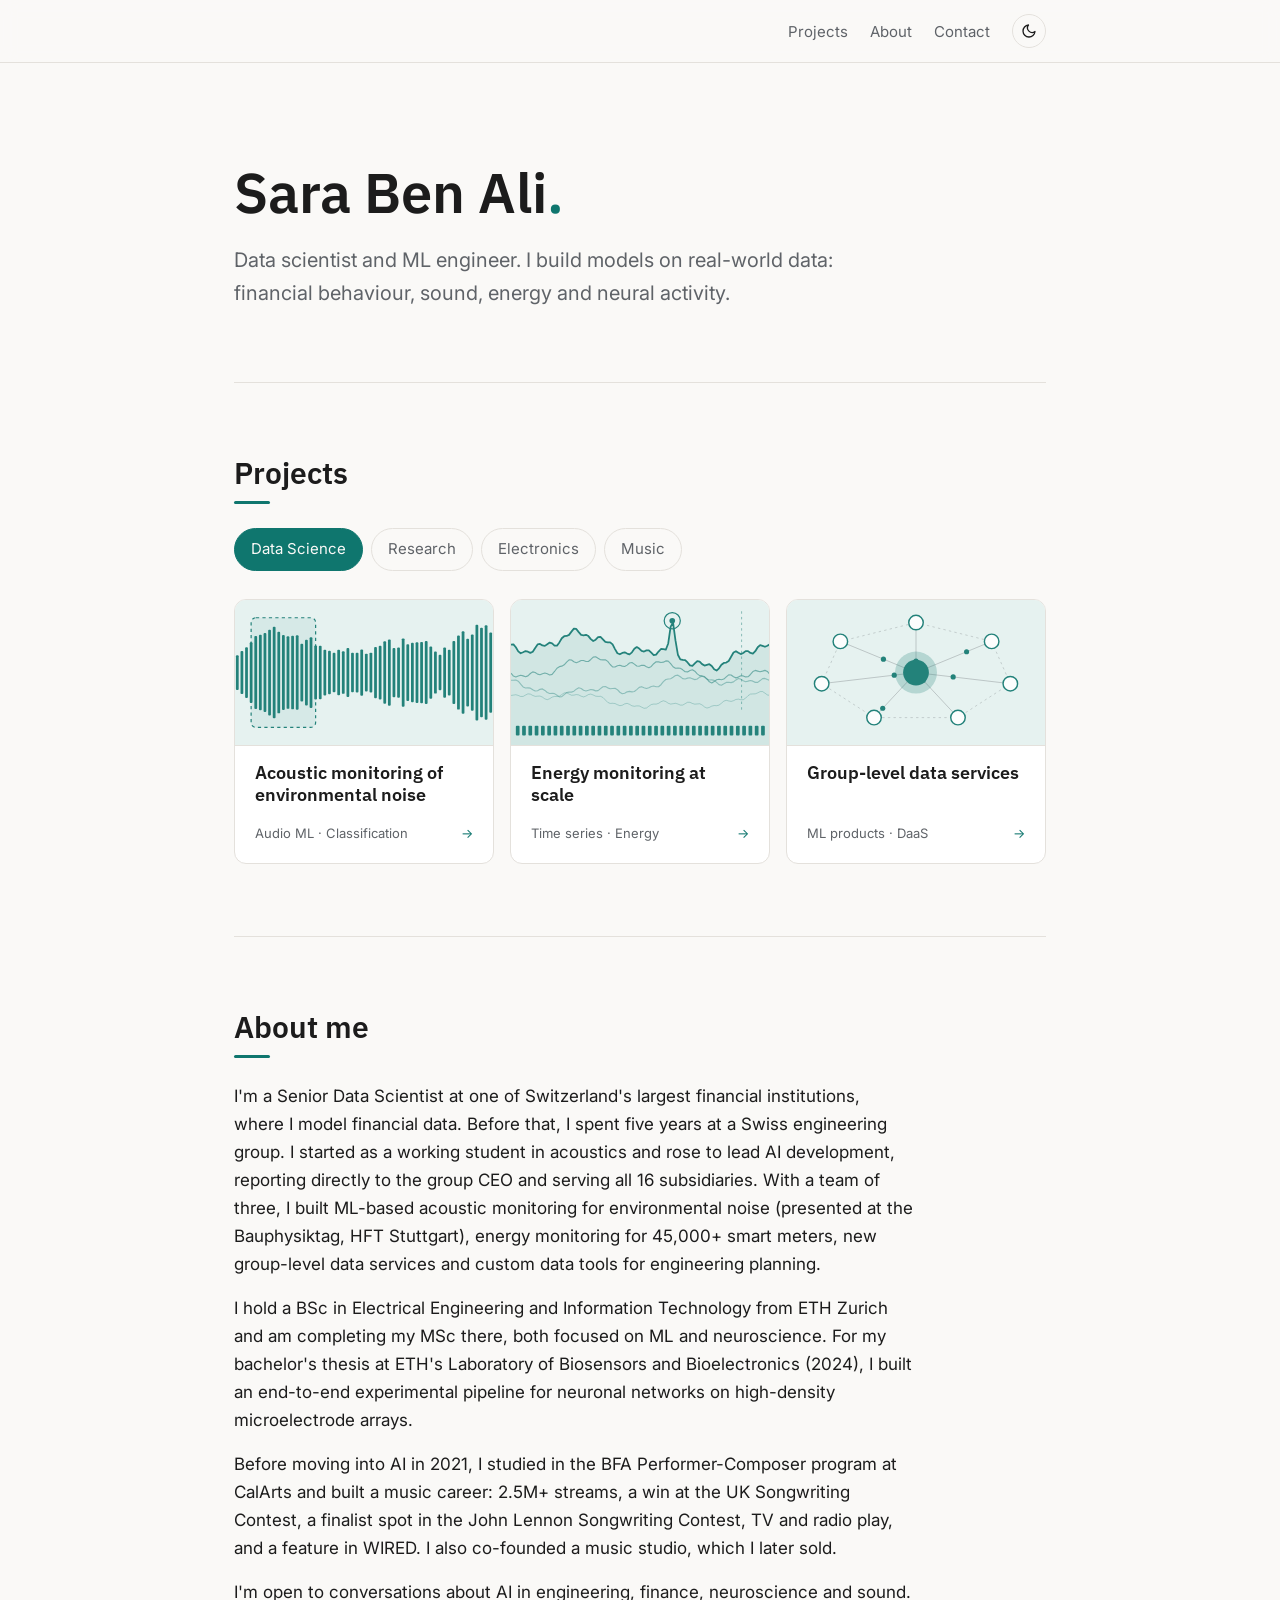
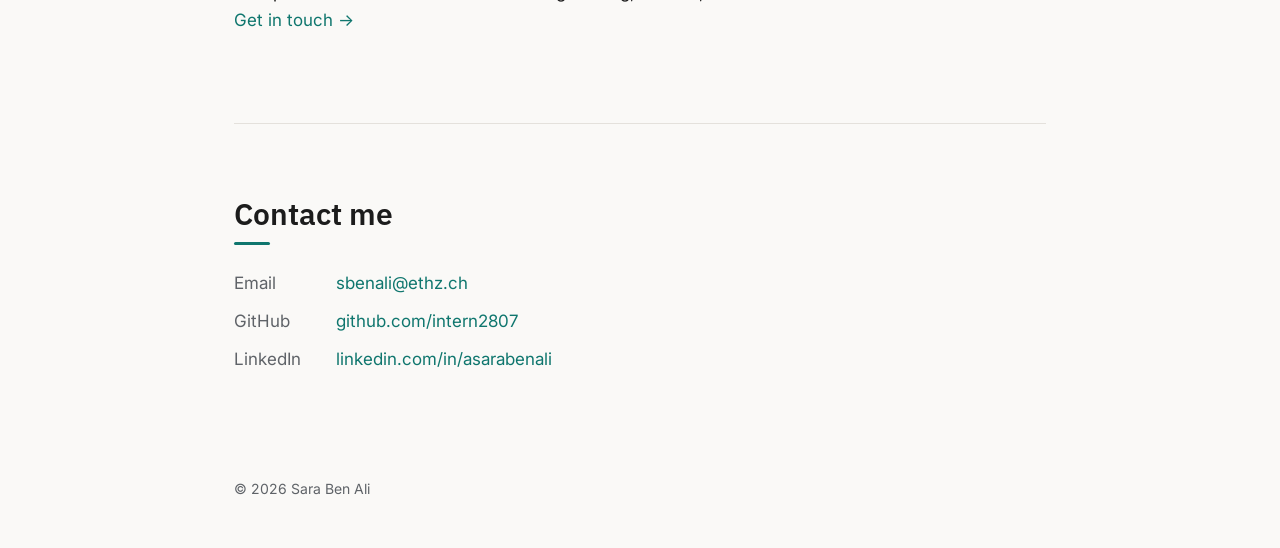
<file: index.html>
<!DOCTYPE html>
<html lang="en">
<head>
  <meta charset="utf-8">
  <meta name="viewport" content="width=device-width, initial-scale=1">
  <title>Sara Ben Ali</title>
  <meta name="description" content="Sara Ben Ali — data science, electronics, music.">
  <link rel="preconnect" href="https://fonts.googleapis.com">
  <link rel="preconnect" href="https://fonts.gstatic.com" crossorigin>
  <link href="https://fonts.googleapis.com/css2?family=IBM+Plex+Sans:wght@400;500;600&family=Inter:wght@400;500;600&display=swap" rel="stylesheet">
  <link rel="stylesheet" href="assets/site.css">
  <script src="assets/site.js"></script>
  <script src="assets/viz.js" defer></script>
</head>
<body>

<header>
  <nav>
    <a class="name" id="navName" href="#">Sara Ben Ali</a>
    <div class="right">
      <ul>
        <li><a href="#projects">Projects</a></li>
        <li><a href="#about">About</a></li>
        <li><a href="#contact">Contact</a></li>
      </ul>
      <button class="theme-toggle" id="themeToggle" aria-label="Toggle light/dark mode">
        <svg class="moon" viewBox="0 0 24 24" fill="none" stroke="currentColor" stroke-width="2" stroke-linecap="round" stroke-linejoin="round"><path d="M21 12.8A9 9 0 1 1 11.2 3a7 7 0 0 0 9.8 9.8z"/></svg>
        <svg class="sun" viewBox="0 0 24 24" fill="none" stroke="currentColor" stroke-width="2" stroke-linecap="round" stroke-linejoin="round"><circle cx="12" cy="12" r="4"/><path d="M12 2v2M12 20v2M4.9 4.9l1.4 1.4M17.7 17.7l1.4 1.4M2 12h2M20 12h2M4.9 19.1l1.4-1.4M17.7 6.3l1.4-1.4"/></svg>
      </button>
    </div>
  </nav>
</header>

<main>

  <!-- HERO -->
  <section class="hero">
    <h1 id="heroName">Sara Ben Ali<span class="dot">.</span></h1>
    <p class="lead">Data scientist and ML engineer. I build models on real-world data: financial behaviour, sound, energy and neural activity.</p>
  </section>

  <!-- PROJECTS -->
  <section id="projects">
    <h2>Projects</h2>

    <div class="tabs" role="tablist">
      <button role="tab" aria-selected="true"  data-tab="ds">Data Science</button>
      <button role="tab" aria-selected="false" data-tab="re">Research</button>
      <button role="tab" aria-selected="false" data-tab="el">Electronics</button>
      <button role="tab" aria-selected="false" data-tab="mu">Music</button>
    </div>

    <!-- Data Science -->
    <div class="panel active" id="ds" role="tabpanel">
      <a class="card" href="projects/acoustic-monitoring.html">
        <div class="viz" data-viz="acoustic"></div>
        <div class="card-body">
          <h3>Acoustic monitoring of environmental noise</h3>
          <div class="meta"><span>Audio ML · Classification</span><span class="arrow">→</span></div>
        </div>
      </a>
      <a class="card" href="projects/energy-monitoring.html">
        <div class="viz" data-viz="energy"></div>
        <div class="card-body">
          <h3>Energy monitoring at scale</h3>
          <div class="meta"><span>Time series · Energy</span><span class="arrow">→</span></div>
        </div>
      </a>
      <a class="card" href="projects/data-services.html">
        <div class="viz" data-viz="services"></div>
        <div class="card-body">
          <h3>Group-level data services</h3>
          <div class="meta"><span>ML products · DaaS</span><span class="arrow">→</span></div>
        </div>
      </a>
    </div>

    <!-- Research -->
    <div class="panel" id="re" role="tabpanel">
      <a class="card" href="projects/hd-mea-coupling.html">
        <div class="viz" data-viz="mea"></div>
        <div class="card-body">
          <h3>Artificial coupling of patterned neural networks on HD-MEAs</h3>
          <div class="meta"><span>HD-MEA · Embedded · Electrophysiology</span><span class="arrow">→</span></div>
        </div>
      </a>
    </div>

    <!-- Electronics -->
    <div class="panel" id="el" role="tabpanel">
      <a class="card" href="projects/electronics-project.html">
        <div class="viz" data-viz="circuit"></div>
        <div class="card-body">
          <h3>Project title</h3>
          <div class="meta"><span>PCB · Embedded C</span><span class="arrow">→</span></div>
        </div>
      </a>
    </div>

    <!-- Music -->
    <div class="panel" id="mu" role="tabpanel">
      <a class="card" href="projects/sara-brown.html">
        <div class="viz" data-viz="music"></div>
        <div class="card-body">
          <h3>Sara Brown</h3>
          <div class="meta"><span>Pop · Songwriting</span><span class="arrow">→</span></div>
        </div>
      </a>
      <a class="card" href="projects/awards.html">
        <div class="viz" data-viz="awards"></div>
        <div class="card-body">
          <h3>Awards</h3>
          <div class="meta"><span>Songwriting · Production</span><span class="arrow">→</span></div>
        </div>
      </a>
    </div>

    <!-- Miscellaneous -->
    <div class="panel" id="mi" role="tabpanel">
      <div class="card">
        <h3>Music studio, co-founded and sold</h3>
        <p>Co-founded a music studio in 2020, built a steady client base and national TV exposure, and sold it in 2022 to move into data science.</p>
        <div class="meta"><span>Entrepreneurship</span></div>
      </div>
    </div>
  </section>

  <!-- ABOUT -->
  <section id="about" class="about">
    <h2>About me</h2>
    <p>I'm a Senior Data Scientist at one of Switzerland's largest financial institutions, where I model financial data. Before that, I spent five years at a Swiss engineering group. I started as a working student in acoustics and rose to lead AI development, reporting directly to the group CEO and serving all 16 subsidiaries. With a team of three, I built ML-based acoustic monitoring for environmental noise (presented at the Bauphysiktag, HFT Stuttgart), energy monitoring for 45,000+ smart meters, new group-level data services and custom data tools for engineering planning.</p>
    <p>I hold a BSc in Electrical Engineering and Information Technology from ETH Zurich and am completing my MSc there, both focused on ML and neuroscience. For my bachelor's thesis at ETH's Laboratory of Biosensors and Bioelectronics (2024), I built an end-to-end experimental pipeline for neuronal networks on high-density microelectrode arrays.</p>
    <p>Before moving into AI in 2021, I studied in the BFA Performer-Composer program at CalArts and built a music career: 2.5M+ streams, a win at the UK Songwriting Contest, a finalist spot in the John Lennon Songwriting Contest, TV and radio play, and a feature in WIRED. I also co-founded a music studio, which I later sold.</p>
    <p>I'm open to conversations about AI in engineering, finance, neuroscience and sound. <a href="#contact">Get in touch →</a></p>
    <!-- Optional: <p><a href="cv.pdf">Download CV (PDF)</a></p> -->
  </section>

  <!-- CONTACT -->
  <section id="contact" class="contact">
    <h2>Contact me</h2>
    <ul>
      <li><span>Email</span><a href="mailto:sbenali@ethz.ch">sbenali@ethz.ch</a></li>
      <li><span>GitHub</span><a href="https://github.com/intern2807">github.com/intern2807</a></li>
      <li><span>LinkedIn</span><a href="https://www.linkedin.com/in/asarabenali">linkedin.com/in/asarabenali</a></li>
    </ul>
  </section>

</main>

<footer>© <span id="y"></span> Sara Ben Ali</footer>

<script>
  const tabs = document.querySelectorAll('.tabs button');
  tabs.forEach(btn => btn.addEventListener('click', () => {
    tabs.forEach(b => b.setAttribute('aria-selected', 'false'));
    document.querySelectorAll('.panel').forEach(p => p.classList.remove('active'));
    btn.setAttribute('aria-selected', 'true');
    document.getElementById(btn.dataset.tab).classList.add('active');
  }));

</script>
</body>
</html>
</file>
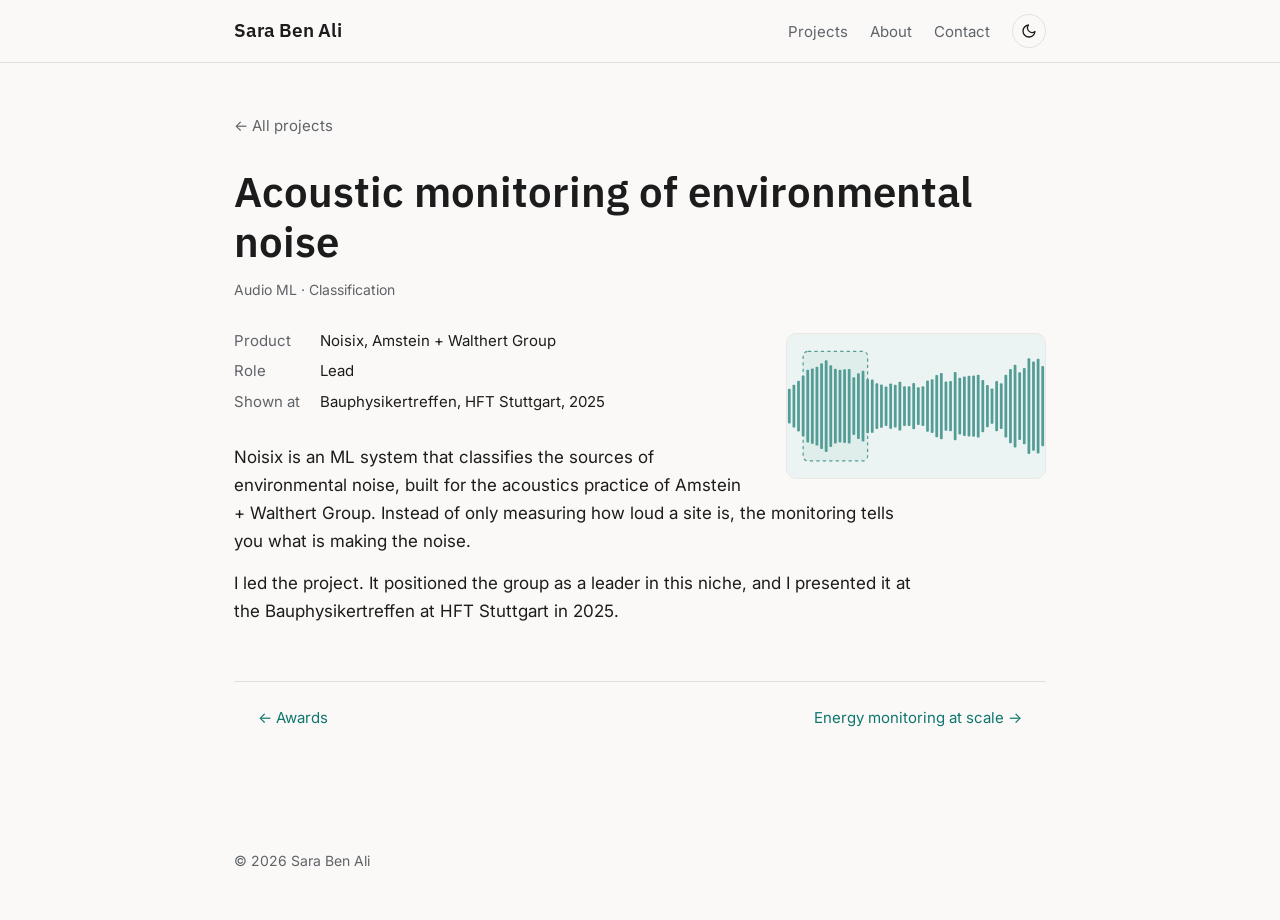
<file: projects/acoustic-monitoring.html>
<!DOCTYPE html>
<html lang="en">
<head>
  <meta charset="utf-8">
  <meta name="viewport" content="width=device-width, initial-scale=1">
  <title>Acoustic monitoring of environmental noise · Sara Ben Ali</title>
  <link rel="preconnect" href="https://fonts.googleapis.com">
  <link rel="preconnect" href="https://fonts.gstatic.com" crossorigin>
  <link href="https://fonts.googleapis.com/css2?family=IBM+Plex+Sans:wght@400;500;600&family=Inter:wght@400;500;600&display=swap" rel="stylesheet">
  <link rel="stylesheet" href="../assets/site.css">
  <script src="../assets/site.js"></script>
  <script src="../assets/viz.js" defer></script>
</head>
<body>

<header>
  <nav>
    <a class="name" id="navName" href="../">Sara Ben Ali</a>
    <div class="right">
      <ul>
        <li><a href="../#projects">Projects</a></li>
        <li><a href="../#about">About</a></li>
        <li><a href="../#contact">Contact</a></li>
      </ul>
      <button class="theme-toggle" id="themeToggle" aria-label="Toggle light/dark mode">
        <svg class="moon" viewBox="0 0 24 24" fill="none" stroke="currentColor" stroke-width="2" stroke-linecap="round" stroke-linejoin="round"><path d="M21 12.8A9 9 0 1 1 11.2 3a7 7 0 0 0 9.8 9.8z"/></svg>
        <svg class="sun" viewBox="0 0 24 24" fill="none" stroke="currentColor" stroke-width="2" stroke-linecap="round" stroke-linejoin="round"><circle cx="12" cy="12" r="4"/><path d="M12 2v2M12 20v2M4.9 4.9l1.4 1.4M17.7 17.7l1.4 1.4M2 12h2M20 12h2M4.9 19.1l1.4-1.4M17.7 6.3l1.4-1.4"/></svg>
      </button>
    </div>
  </nav>
</header>

<main>
  <article class="project-page">
    <a class="back" href="../#projects">← All projects</a>
    <h1>Acoustic monitoring of environmental noise</h1>
    <p class="tags">Audio ML · Classification</p>
    <div class="viz" data-viz="acoustic"></div>
    <dl class="facts">
      <dt>Product</dt><dd>Noisix, Amstein + Walthert Group</dd>
      <dt>Role</dt><dd>Lead</dd>
      <dt>Shown at</dt><dd>Bauphysikertreffen, HFT Stuttgart, 2025</dd>
    </dl>

    <p>Noisix is an ML system that classifies the sources of environmental noise, built for the acoustics practice of Amstein + Walthert Group. Instead of only measuring how loud a site is, the monitoring tells you what is making the noise.</p>
    <p>I led the project. It positioned the group as a leader in this niche, and I presented it at the Bauphysikertreffen at HFT Stuttgart in 2025.</p>
    <!-- Add: the problem in practice, data collection, model approach, what changed for the acoustics team. -->
    <nav class="next">
      <a href="awards.html">← Awards</a>
      <a href="energy-monitoring.html">Energy monitoring at scale →</a>
    </nav>
  </article>
</main>

<footer>© <span id="y"></span> Sara Ben Ali</footer>
</body>
</html>
</file>
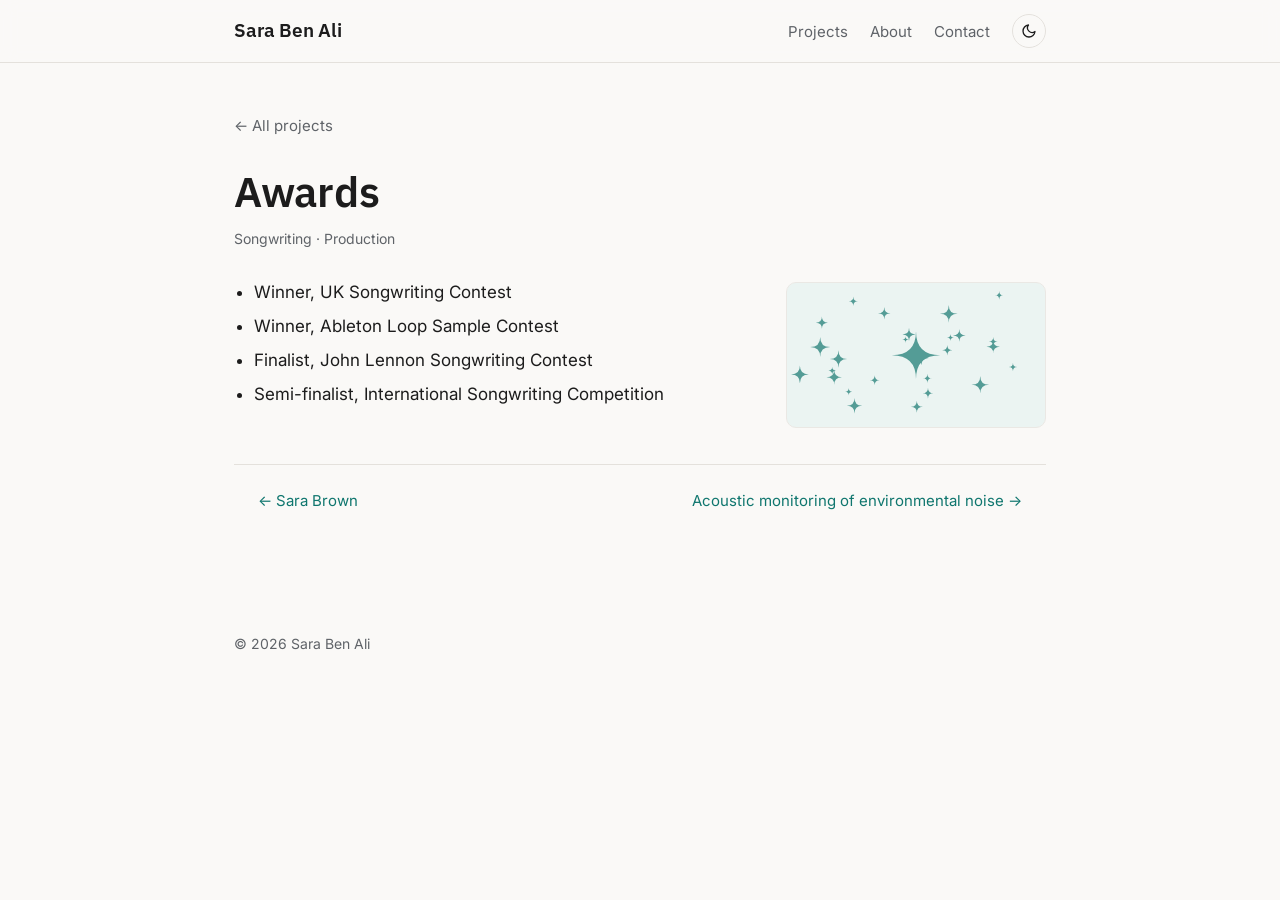
<file: projects/awards.html>
<!DOCTYPE html>
<html lang="en">
<head>
  <meta charset="utf-8">
  <meta name="viewport" content="width=device-width, initial-scale=1">
  <title>Awards · Sara Ben Ali</title>
  <link rel="preconnect" href="https://fonts.googleapis.com">
  <link rel="preconnect" href="https://fonts.gstatic.com" crossorigin>
  <link href="https://fonts.googleapis.com/css2?family=IBM+Plex+Sans:wght@400;500;600&family=Inter:wght@400;500;600&display=swap" rel="stylesheet">
  <link rel="stylesheet" href="../assets/site.css">
  <script src="../assets/site.js"></script>
  <script src="../assets/viz.js" defer></script>
</head>
<body>

<header>
  <nav>
    <a class="name" id="navName" href="../">Sara Ben Ali</a>
    <div class="right">
      <ul>
        <li><a href="../#projects">Projects</a></li>
        <li><a href="../#about">About</a></li>
        <li><a href="../#contact">Contact</a></li>
      </ul>
      <button class="theme-toggle" id="themeToggle" aria-label="Toggle light/dark mode">
        <svg class="moon" viewBox="0 0 24 24" fill="none" stroke="currentColor" stroke-width="2" stroke-linecap="round" stroke-linejoin="round"><path d="M21 12.8A9 9 0 1 1 11.2 3a7 7 0 0 0 9.8 9.8z"/></svg>
        <svg class="sun" viewBox="0 0 24 24" fill="none" stroke="currentColor" stroke-width="2" stroke-linecap="round" stroke-linejoin="round"><circle cx="12" cy="12" r="4"/><path d="M12 2v2M12 20v2M4.9 4.9l1.4 1.4M17.7 17.7l1.4 1.4M2 12h2M20 12h2M4.9 19.1l1.4-1.4M17.7 6.3l1.4-1.4"/></svg>
      </button>
    </div>
  </nav>
</header>

<main>
  <article class="project-page">
    <a class="back" href="../#projects">← All projects</a>
    <h1>Awards</h1>
    <p class="tags">Songwriting · Production</p>
    <div class="viz" data-viz="awards"></div>

    <ul>
    <li>Winner, UK Songwriting Contest</li>
    <li>Winner, Ableton Loop Sample Contest</li>
    <li>Finalist, John Lennon Songwriting Contest</li>
    <li>Semi-finalist, International Songwriting Competition</li>
    </ul>
    <nav class="next">
      <a href="sara-brown.html">← Sara Brown</a>
      <a href="acoustic-monitoring.html">Acoustic monitoring of environmental noise →</a>
    </nav>
  </article>
</main>

<footer>© <span id="y"></span> Sara Ben Ali</footer>
</body>
</html>
</file>
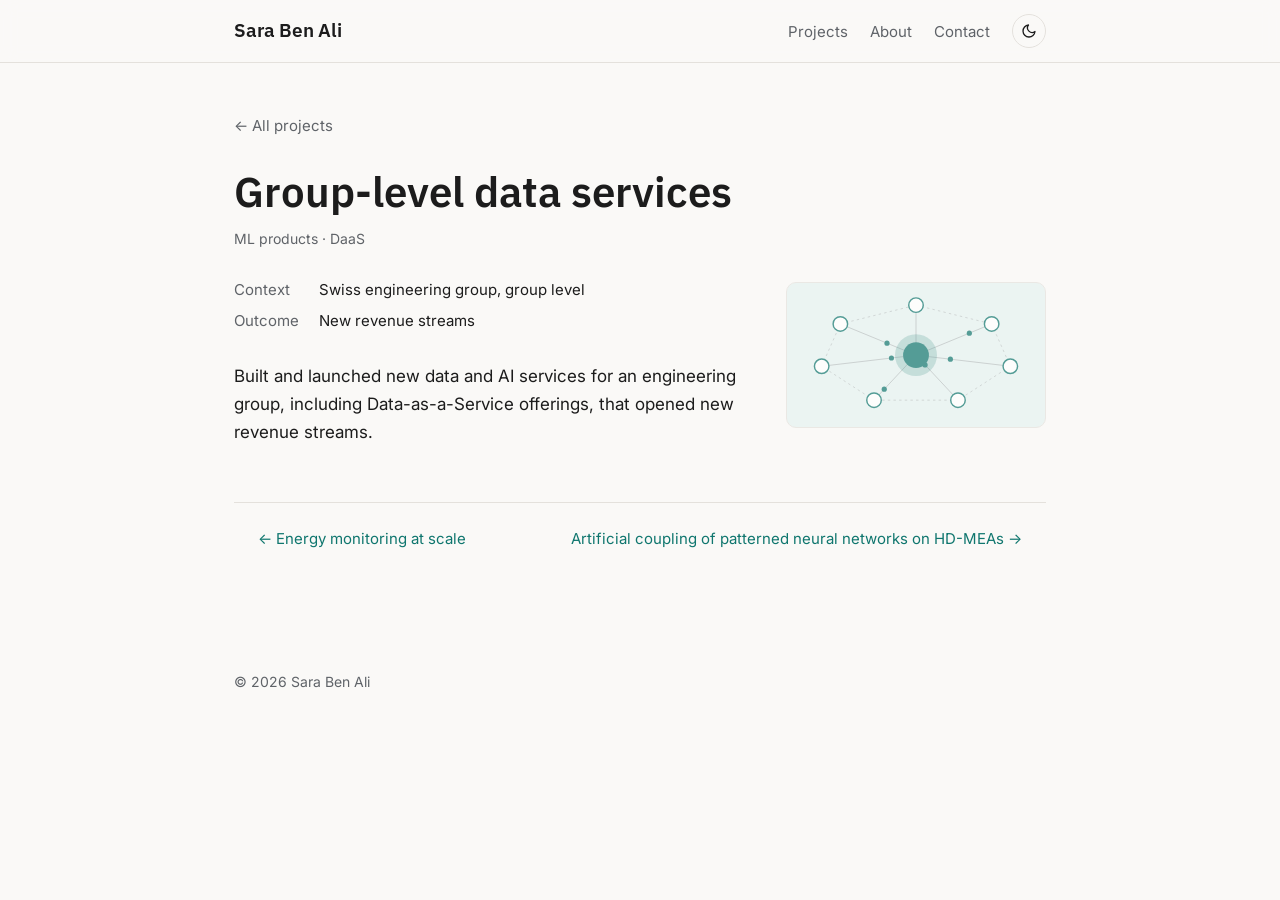
<file: projects/data-services.html>
<!DOCTYPE html>
<html lang="en">
<head>
  <meta charset="utf-8">
  <meta name="viewport" content="width=device-width, initial-scale=1">
  <title>Group-level data services · Sara Ben Ali</title>
  <link rel="preconnect" href="https://fonts.googleapis.com">
  <link rel="preconnect" href="https://fonts.gstatic.com" crossorigin>
  <link href="https://fonts.googleapis.com/css2?family=IBM+Plex+Sans:wght@400;500;600&family=Inter:wght@400;500;600&display=swap" rel="stylesheet">
  <link rel="stylesheet" href="../assets/site.css">
  <script src="../assets/site.js"></script>
  <script src="../assets/viz.js" defer></script>
</head>
<body>

<header>
  <nav>
    <a class="name" id="navName" href="../">Sara Ben Ali</a>
    <div class="right">
      <ul>
        <li><a href="../#projects">Projects</a></li>
        <li><a href="../#about">About</a></li>
        <li><a href="../#contact">Contact</a></li>
      </ul>
      <button class="theme-toggle" id="themeToggle" aria-label="Toggle light/dark mode">
        <svg class="moon" viewBox="0 0 24 24" fill="none" stroke="currentColor" stroke-width="2" stroke-linecap="round" stroke-linejoin="round"><path d="M21 12.8A9 9 0 1 1 11.2 3a7 7 0 0 0 9.8 9.8z"/></svg>
        <svg class="sun" viewBox="0 0 24 24" fill="none" stroke="currentColor" stroke-width="2" stroke-linecap="round" stroke-linejoin="round"><circle cx="12" cy="12" r="4"/><path d="M12 2v2M12 20v2M4.9 4.9l1.4 1.4M17.7 17.7l1.4 1.4M2 12h2M20 12h2M4.9 19.1l1.4-1.4M17.7 6.3l1.4-1.4"/></svg>
      </button>
    </div>
  </nav>
</header>

<main>
  <article class="project-page">
    <a class="back" href="../#projects">← All projects</a>
    <h1>Group-level data services</h1>
    <p class="tags">ML products · DaaS</p>
    <div class="viz" data-viz="services"></div>
    <dl class="facts">
      <dt>Context</dt><dd>Swiss engineering group, group level</dd>
      <dt>Outcome</dt><dd>New revenue streams</dd>
    </dl>

    <p>Built and launched new data and AI services for an engineering group, including Data-as-a-Service offerings, that opened new revenue streams.</p>
    <!-- Add: which services, who they serve, how they are delivered. -->
    <nav class="next">
      <a href="energy-monitoring.html">← Energy monitoring at scale</a>
      <a href="hd-mea-coupling.html">Artificial coupling of patterned neural networks on HD-MEAs →</a>
    </nav>
  </article>
</main>

<footer>© <span id="y"></span> Sara Ben Ali</footer>
</body>
</html>
</file>
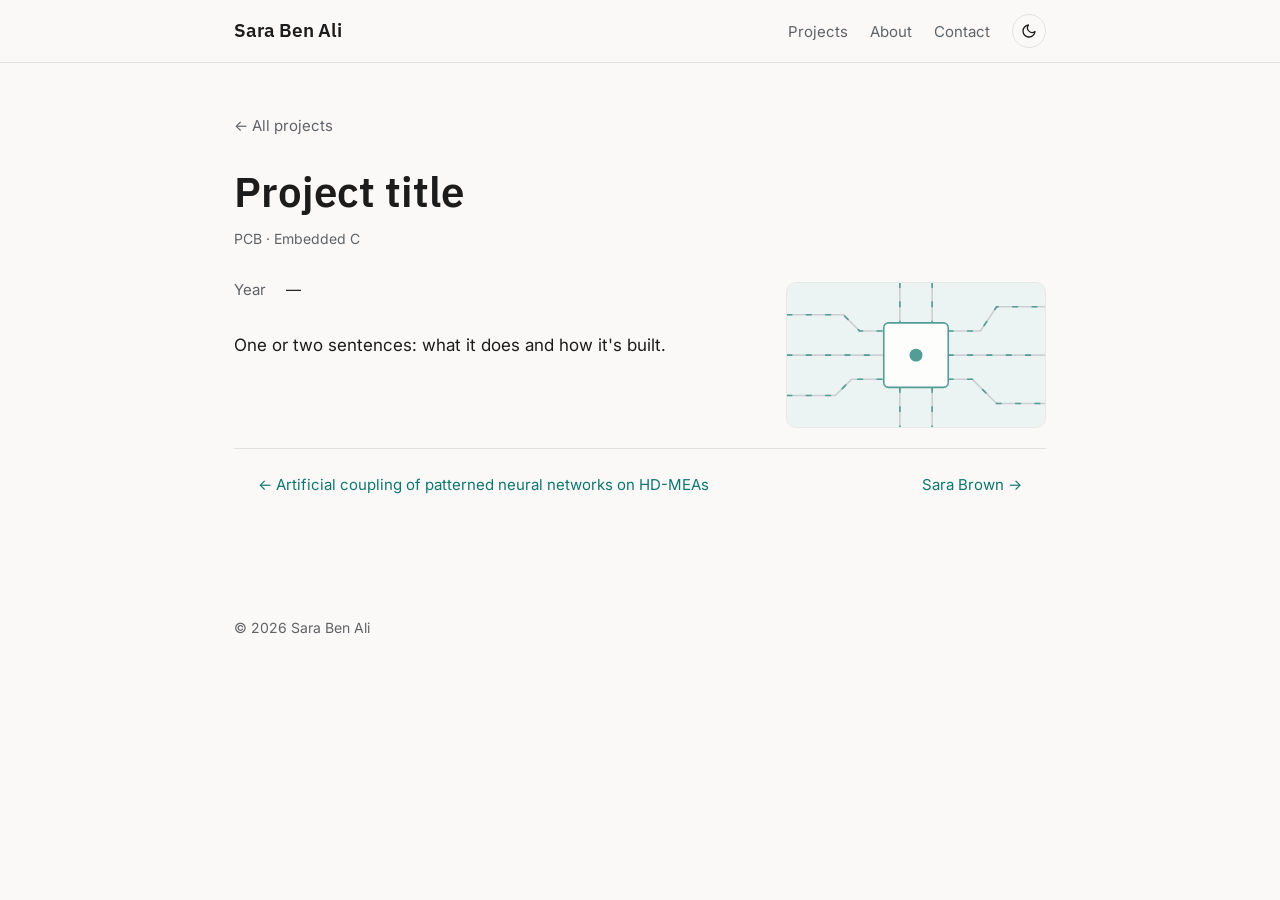
<file: projects/electronics-project.html>
<!DOCTYPE html>
<html lang="en">
<head>
  <meta charset="utf-8">
  <meta name="viewport" content="width=device-width, initial-scale=1">
  <title>Project title · Sara Ben Ali</title>
  <link rel="preconnect" href="https://fonts.googleapis.com">
  <link rel="preconnect" href="https://fonts.gstatic.com" crossorigin>
  <link href="https://fonts.googleapis.com/css2?family=IBM+Plex+Sans:wght@400;500;600&family=Inter:wght@400;500;600&display=swap" rel="stylesheet">
  <link rel="stylesheet" href="../assets/site.css">
  <script src="../assets/site.js"></script>
  <script src="../assets/viz.js" defer></script>
</head>
<body>

<header>
  <nav>
    <a class="name" id="navName" href="../">Sara Ben Ali</a>
    <div class="right">
      <ul>
        <li><a href="../#projects">Projects</a></li>
        <li><a href="../#about">About</a></li>
        <li><a href="../#contact">Contact</a></li>
      </ul>
      <button class="theme-toggle" id="themeToggle" aria-label="Toggle light/dark mode">
        <svg class="moon" viewBox="0 0 24 24" fill="none" stroke="currentColor" stroke-width="2" stroke-linecap="round" stroke-linejoin="round"><path d="M21 12.8A9 9 0 1 1 11.2 3a7 7 0 0 0 9.8 9.8z"/></svg>
        <svg class="sun" viewBox="0 0 24 24" fill="none" stroke="currentColor" stroke-width="2" stroke-linecap="round" stroke-linejoin="round"><circle cx="12" cy="12" r="4"/><path d="M12 2v2M12 20v2M4.9 4.9l1.4 1.4M17.7 17.7l1.4 1.4M2 12h2M20 12h2M4.9 19.1l1.4-1.4M17.7 6.3l1.4-1.4"/></svg>
      </button>
    </div>
  </nav>
</header>

<main>
  <article class="project-page">
    <a class="back" href="../#projects">← All projects</a>
    <h1>Project title</h1>
    <p class="tags">PCB · Embedded C</p>
    <div class="viz" data-viz="circuit"></div>
    <dl class="facts">
      <dt>Year</dt><dd>—</dd>
    </dl>

    <p>One or two sentences: what it does and how it's built.</p>
    <!-- Replace this page with a real electronics project: photos, schematic, what you learned. -->
    <nav class="next">
      <a href="hd-mea-coupling.html">← Artificial coupling of patterned neural networks on HD-MEAs</a>
      <a href="sara-brown.html">Sara Brown →</a>
    </nav>
  </article>
</main>

<footer>© <span id="y"></span> Sara Ben Ali</footer>
</body>
</html>
</file>
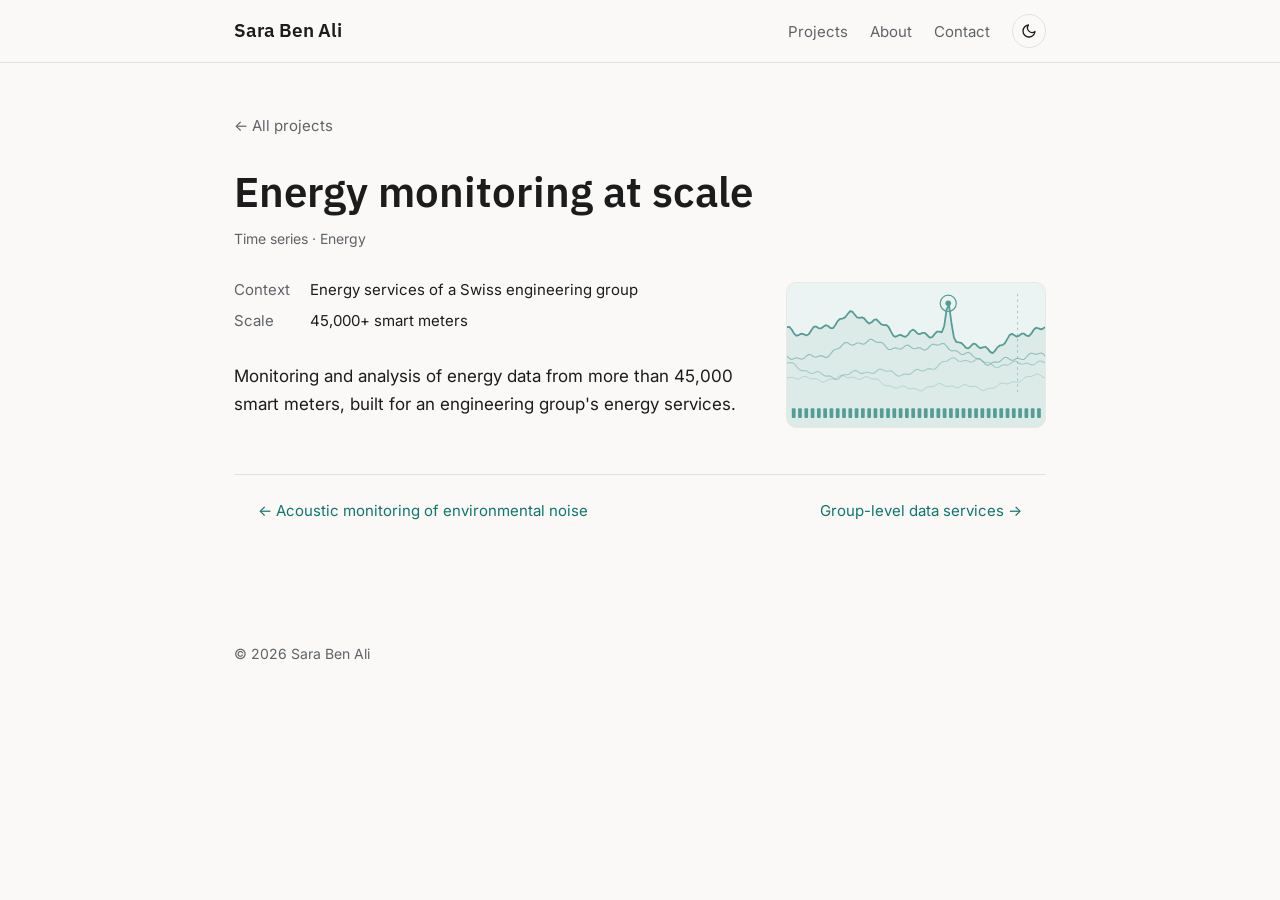
<file: projects/energy-monitoring.html>
<!DOCTYPE html>
<html lang="en">
<head>
  <meta charset="utf-8">
  <meta name="viewport" content="width=device-width, initial-scale=1">
  <title>Energy monitoring at scale · Sara Ben Ali</title>
  <link rel="preconnect" href="https://fonts.googleapis.com">
  <link rel="preconnect" href="https://fonts.gstatic.com" crossorigin>
  <link href="https://fonts.googleapis.com/css2?family=IBM+Plex+Sans:wght@400;500;600&family=Inter:wght@400;500;600&display=swap" rel="stylesheet">
  <link rel="stylesheet" href="../assets/site.css">
  <script src="../assets/site.js"></script>
  <script src="../assets/viz.js" defer></script>
</head>
<body>

<header>
  <nav>
    <a class="name" id="navName" href="../">Sara Ben Ali</a>
    <div class="right">
      <ul>
        <li><a href="../#projects">Projects</a></li>
        <li><a href="../#about">About</a></li>
        <li><a href="../#contact">Contact</a></li>
      </ul>
      <button class="theme-toggle" id="themeToggle" aria-label="Toggle light/dark mode">
        <svg class="moon" viewBox="0 0 24 24" fill="none" stroke="currentColor" stroke-width="2" stroke-linecap="round" stroke-linejoin="round"><path d="M21 12.8A9 9 0 1 1 11.2 3a7 7 0 0 0 9.8 9.8z"/></svg>
        <svg class="sun" viewBox="0 0 24 24" fill="none" stroke="currentColor" stroke-width="2" stroke-linecap="round" stroke-linejoin="round"><circle cx="12" cy="12" r="4"/><path d="M12 2v2M12 20v2M4.9 4.9l1.4 1.4M17.7 17.7l1.4 1.4M2 12h2M20 12h2M4.9 19.1l1.4-1.4M17.7 6.3l1.4-1.4"/></svg>
      </button>
    </div>
  </nav>
</header>

<main>
  <article class="project-page">
    <a class="back" href="../#projects">← All projects</a>
    <h1>Energy monitoring at scale</h1>
    <p class="tags">Time series · Energy</p>
    <div class="viz" data-viz="energy"></div>
    <dl class="facts">
      <dt>Context</dt><dd>Energy services of a Swiss engineering group</dd>
      <dt>Scale</dt><dd>45,000+ smart meters</dd>
    </dl>

    <p>Monitoring and analysis of energy data from more than 45,000 smart meters, built for an engineering group's energy services.</p>
    <!-- Add: what the monitoring detects, the pipeline, how clients use the results. -->
    <nav class="next">
      <a href="acoustic-monitoring.html">← Acoustic monitoring of environmental noise</a>
      <a href="data-services.html">Group-level data services →</a>
    </nav>
  </article>
</main>

<footer>© <span id="y"></span> Sara Ben Ali</footer>
</body>
</html>
</file>
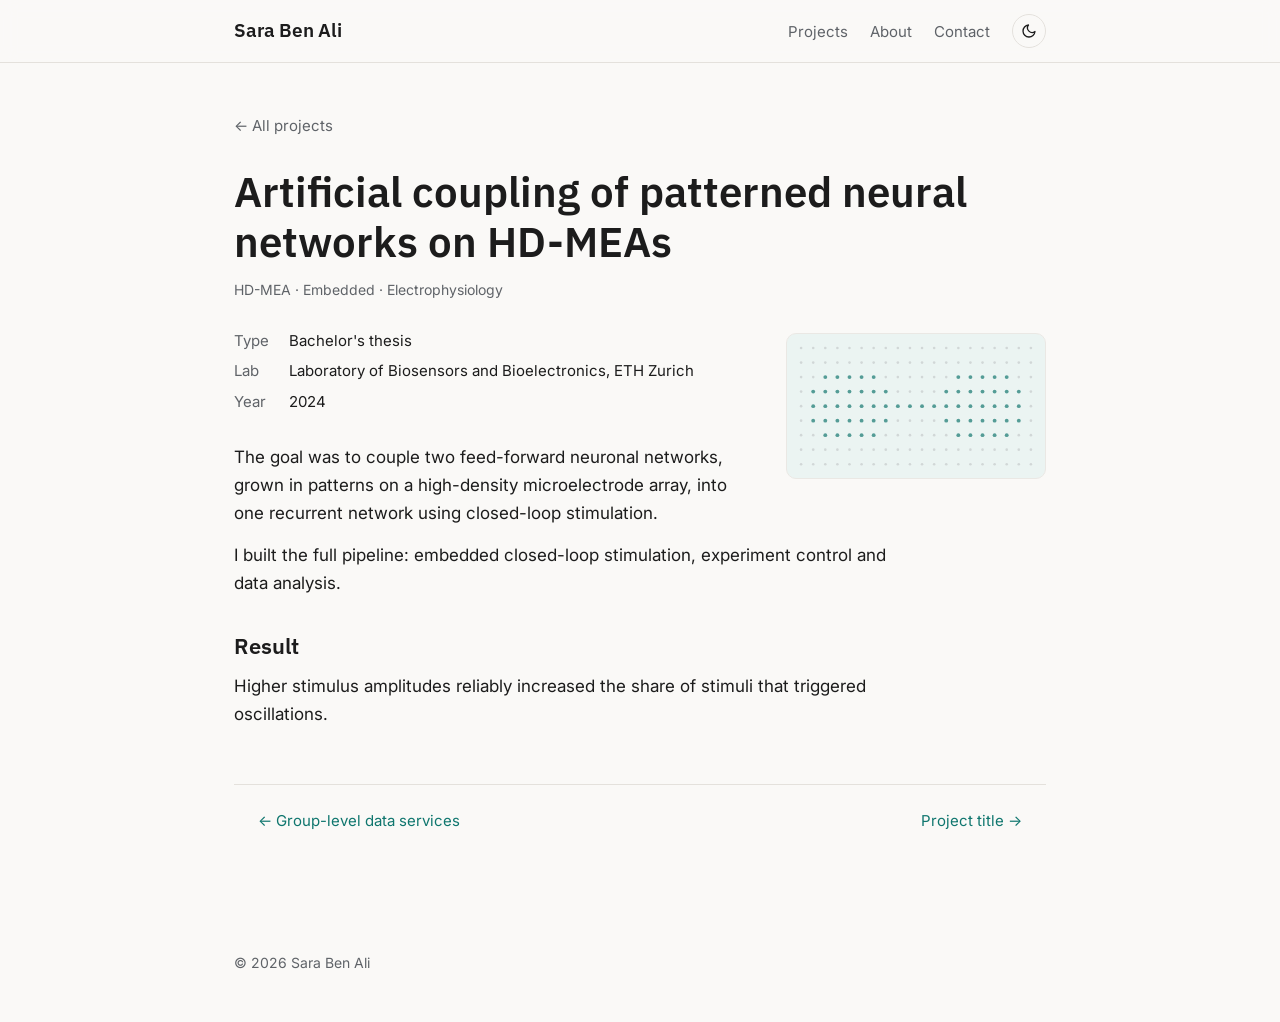
<file: projects/hd-mea-coupling.html>
<!DOCTYPE html>
<html lang="en">
<head>
  <meta charset="utf-8">
  <meta name="viewport" content="width=device-width, initial-scale=1">
  <title>Artificial coupling of patterned neural networks on HD-MEAs · Sara Ben Ali</title>
  <link rel="preconnect" href="https://fonts.googleapis.com">
  <link rel="preconnect" href="https://fonts.gstatic.com" crossorigin>
  <link href="https://fonts.googleapis.com/css2?family=IBM+Plex+Sans:wght@400;500;600&family=Inter:wght@400;500;600&display=swap" rel="stylesheet">
  <link rel="stylesheet" href="../assets/site.css">
  <script src="../assets/site.js"></script>
  <script src="../assets/viz.js" defer></script>
</head>
<body>

<header>
  <nav>
    <a class="name" id="navName" href="../">Sara Ben Ali</a>
    <div class="right">
      <ul>
        <li><a href="../#projects">Projects</a></li>
        <li><a href="../#about">About</a></li>
        <li><a href="../#contact">Contact</a></li>
      </ul>
      <button class="theme-toggle" id="themeToggle" aria-label="Toggle light/dark mode">
        <svg class="moon" viewBox="0 0 24 24" fill="none" stroke="currentColor" stroke-width="2" stroke-linecap="round" stroke-linejoin="round"><path d="M21 12.8A9 9 0 1 1 11.2 3a7 7 0 0 0 9.8 9.8z"/></svg>
        <svg class="sun" viewBox="0 0 24 24" fill="none" stroke="currentColor" stroke-width="2" stroke-linecap="round" stroke-linejoin="round"><circle cx="12" cy="12" r="4"/><path d="M12 2v2M12 20v2M4.9 4.9l1.4 1.4M17.7 17.7l1.4 1.4M2 12h2M20 12h2M4.9 19.1l1.4-1.4M17.7 6.3l1.4-1.4"/></svg>
      </button>
    </div>
  </nav>
</header>

<main>
  <article class="project-page">
    <a class="back" href="../#projects">← All projects</a>
    <h1>Artificial coupling of patterned neural networks on HD-MEAs</h1>
    <p class="tags">HD-MEA · Embedded · Electrophysiology</p>
    <div class="viz" data-viz="mea"></div>
    <dl class="facts">
      <dt>Type</dt><dd>Bachelor's thesis</dd>
      <dt>Lab</dt><dd>Laboratory of Biosensors and Bioelectronics, ETH Zurich</dd>
      <dt>Year</dt><dd>2024</dd>
    </dl>

    <p>The goal was to couple two feed-forward neuronal networks, grown in patterns on a high-density microelectrode array, into one recurrent network using closed-loop stimulation.</p>
    <p>I built the full pipeline: embedded closed-loop stimulation, experiment control and data analysis.</p>
    <h2>Result</h2>
    <p>Higher stimulus amplitudes reliably increased the share of stimuli that triggered oscillations.</p>
    <!-- Optional: <p><a href="../bachelor-thesis.pdf">Thesis (PDF) →</a></p> -->
    <nav class="next">
      <a href="data-services.html">← Group-level data services</a>
      <a href="electronics-project.html">Project title →</a>
    </nav>
  </article>
</main>

<footer>© <span id="y"></span> Sara Ben Ali</footer>
</body>
</html>
</file>
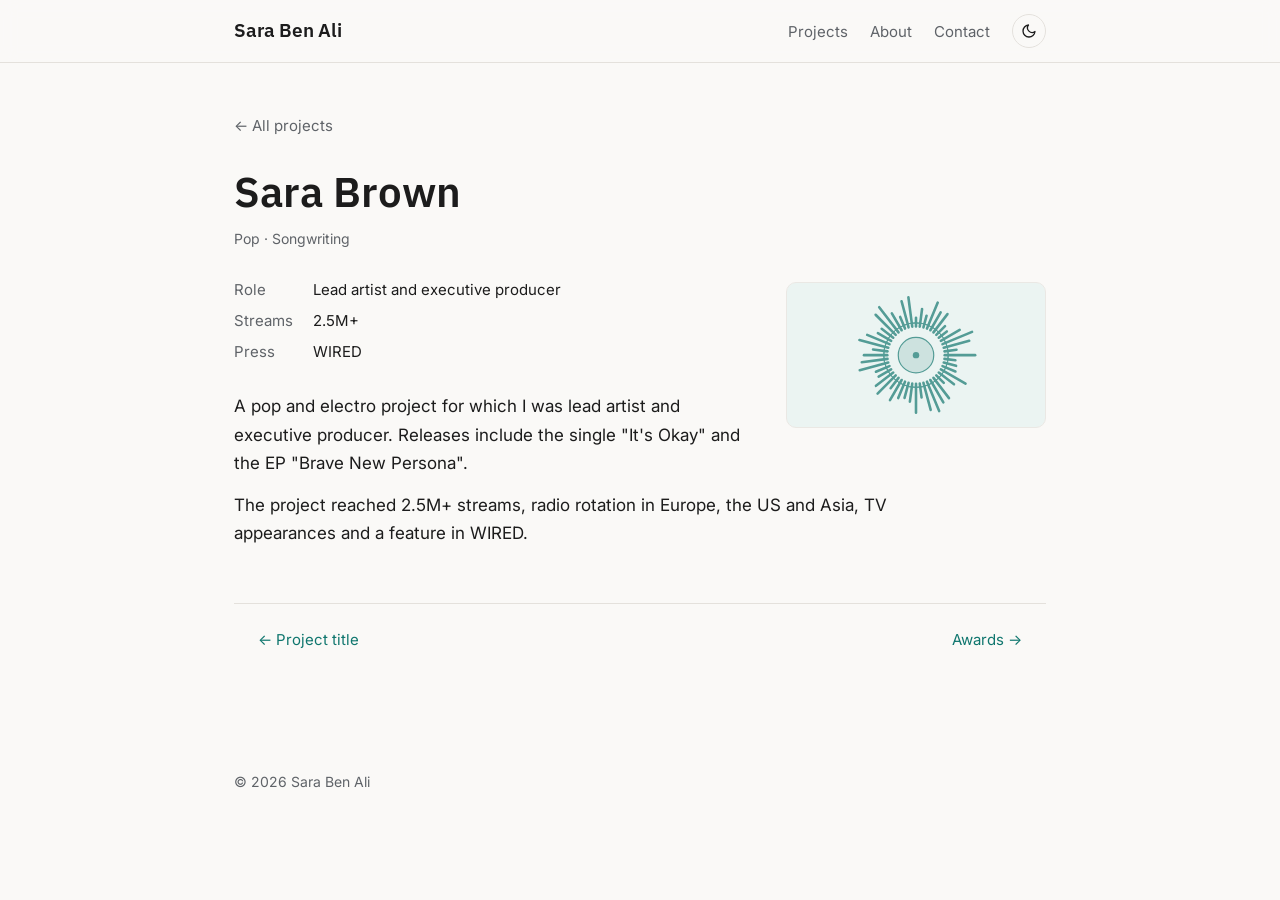
<file: projects/sara-brown.html>
<!DOCTYPE html>
<html lang="en">
<head>
  <meta charset="utf-8">
  <meta name="viewport" content="width=device-width, initial-scale=1">
  <title>Sara Brown · Sara Ben Ali</title>
  <link rel="preconnect" href="https://fonts.googleapis.com">
  <link rel="preconnect" href="https://fonts.gstatic.com" crossorigin>
  <link href="https://fonts.googleapis.com/css2?family=IBM+Plex+Sans:wght@400;500;600&family=Inter:wght@400;500;600&display=swap" rel="stylesheet">
  <link rel="stylesheet" href="../assets/site.css">
  <script src="../assets/site.js"></script>
  <script src="../assets/viz.js" defer></script>
</head>
<body>

<header>
  <nav>
    <a class="name" id="navName" href="../">Sara Ben Ali</a>
    <div class="right">
      <ul>
        <li><a href="../#projects">Projects</a></li>
        <li><a href="../#about">About</a></li>
        <li><a href="../#contact">Contact</a></li>
      </ul>
      <button class="theme-toggle" id="themeToggle" aria-label="Toggle light/dark mode">
        <svg class="moon" viewBox="0 0 24 24" fill="none" stroke="currentColor" stroke-width="2" stroke-linecap="round" stroke-linejoin="round"><path d="M21 12.8A9 9 0 1 1 11.2 3a7 7 0 0 0 9.8 9.8z"/></svg>
        <svg class="sun" viewBox="0 0 24 24" fill="none" stroke="currentColor" stroke-width="2" stroke-linecap="round" stroke-linejoin="round"><circle cx="12" cy="12" r="4"/><path d="M12 2v2M12 20v2M4.9 4.9l1.4 1.4M17.7 17.7l1.4 1.4M2 12h2M20 12h2M4.9 19.1l1.4-1.4M17.7 6.3l1.4-1.4"/></svg>
      </button>
    </div>
  </nav>
</header>

<main>
  <article class="project-page">
    <a class="back" href="../#projects">← All projects</a>
    <h1>Sara Brown</h1>
    <p class="tags">Pop · Songwriting</p>
    <div class="viz" data-viz="music"></div>
    <dl class="facts">
      <dt>Role</dt><dd>Lead artist and executive producer</dd>
      <dt>Streams</dt><dd>2.5M+</dd>
      <dt>Press</dt><dd>WIRED</dd>
    </dl>

    <p>A pop and electro project for which I was lead artist and executive producer. Releases include the single "It's Okay" and the EP "Brave New Persona".</p>
    <p>The project reached 2.5M+ streams, radio rotation in Europe, the US and Asia, TV appearances and a feature in WIRED.</p>
    <!-- To embed a track, paste a Spotify / Apple Music embed iframe here. -->
    <nav class="next">
      <a href="electronics-project.html">← Project title</a>
      <a href="awards.html">Awards →</a>
    </nav>
  </article>
</main>

<footer>© <span id="y"></span> Sara Ben Ali</footer>
</body>
</html>
</file>
<file: assets/site.css>
/* Light theme (default). Change --accent to recolour the whole site. */
:root {
  --bg: #faf9f7;
  --fg: #1c1c1c;
  --muted: #5f6368;
  --line: #e4e1dc;
  --card: #ffffff;
  --accent: #0f766e;        /* deep teal */
  --accent-soft: #e6f2f0;
  --maxw: 860px;
  --font-head: "IBM Plex Sans", system-ui, sans-serif;
  --font-body: Inter, system-ui, sans-serif;
  --font-tag: var(--font-body);
  --head-weight: 600;
  color-scheme: light;
}
/* Dark theme: used when the visitor's system is dark (unless they toggled to light),
   or when they toggled to dark. */
@media (prefers-color-scheme: dark) {
  :root:not([data-theme="light"]) {
    --bg: #121414;
    --fg: #ececec;
    --muted: #a0a6a6;
    --line: #2a2e2e;
    --card: #1a1d1d;
    --accent: #5eead4;
    --accent-soft: #15302d;
    color-scheme: dark;
  }
}
:root[data-theme="dark"] {
  --bg: #121414;
  --fg: #ececec;
  --muted: #a0a6a6;
  --line: #2a2e2e;
  --card: #1a1d1d;
  --accent: #5eead4;
  --accent-soft: #15302d;
  color-scheme: dark;
}
body { transition: background .2s, color .2s; }
* { box-sizing: border-box; margin: 0; padding: 0; }
html { scroll-behavior: smooth; }
body {
  font-family: var(--font-body);
  background: var(--bg);
  color: var(--fg);
  line-height: 1.65;
  font-size: 17px;
}
a { color: var(--accent); text-decoration: none; }
a:hover { text-decoration: underline; }

header {
  position: sticky; top: 0; z-index: 10;
  background: color-mix(in srgb, var(--bg) 88%, transparent);
  backdrop-filter: blur(8px);
  border-bottom: 1px solid var(--line);
}
nav {
  max-width: var(--maxw); margin: 0 auto;
  display: flex; justify-content: space-between; align-items: center;
  padding: 14px 24px;
}
nav .name {
  font-family: var(--font-head); font-weight: var(--head-weight); font-size: 19px; color: var(--fg);
  opacity: 0; transform: translateY(4px); pointer-events: none;
  transition: opacity .25s, transform .25s;
}
nav .name.show { opacity: 1; transform: none; pointer-events: auto; }
nav .name:hover { text-decoration: none; }
nav ul { list-style: none; display: flex; gap: 22px; }
nav ul a { color: var(--muted); font-size: 15px; }
nav ul a:hover { color: var(--accent); text-decoration: none; }
nav .right { display: flex; align-items: center; gap: 22px; }
.theme-toggle {
  width: 34px; height: 34px; border-radius: 50%;
  border: 1px solid var(--line); background: transparent; color: var(--fg);
  cursor: pointer; display: grid; place-items: center;
}
.theme-toggle:hover { border-color: var(--accent); color: var(--accent); }
.theme-toggle svg { width: 16px; height: 16px; }
.theme-toggle .sun { display: none; }
:root[data-active="dark"] .theme-toggle .sun { display: block; }
:root[data-active="dark"] .theme-toggle .moon { display: none; }

main { max-width: var(--maxw); margin: 0 auto; padding: 0 24px; }
section { padding: 72px 0; border-bottom: 1px solid var(--line); }
section:last-of-type { border-bottom: none; }

h1, h2, h3 { font-family: var(--font-head); font-weight: var(--head-weight); line-height: 1.2; }
.card .meta { font-family: var(--font-tag); }
h1 { font-size: clamp(38px, 6vw, 56px); margin-bottom: 18px; }
h2 { font-size: 30px; margin-bottom: 24px; }
h3 { font-size: 20px; margin-bottom: 6px; }

.hero { padding-top: 96px; }
.hero .lead { font-size: 20px; color: var(--muted); max-width: 620px; }
.hero h1 .dot { color: var(--accent); }
h2::after {
  content: ""; display: block; width: 36px; height: 3px;
  background: var(--accent); border-radius: 2px; margin-top: 10px;
}

.about p { max-width: 680px; margin-bottom: 16px; }

/* Project tabs */
.tabs { display: flex; flex-wrap: wrap; gap: 8px; margin-bottom: 28px; }
.tabs button {
  font: inherit; font-size: 15px; cursor: pointer;
  padding: 8px 16px; border-radius: 999px;
  border: 1px solid var(--line); background: transparent; color: var(--muted);
}
.tabs button:hover { border-color: var(--accent); color: var(--accent); }
.tabs button[aria-selected="true"] { background: var(--accent); color: var(--bg); border-color: var(--accent); }
.panel { display: none; }
.panel.active { display: grid; gap: 16px; grid-template-columns: repeat(auto-fill, minmax(250px, 1fr)); }
/* Project cards: animation on top, title + tags below, whole card links to a detail page */
.card {
  background: var(--card); border: 1px solid var(--line); border-radius: 12px;
  display: flex; flex-direction: column; overflow: hidden;
  color: var(--fg);
  transition: border-color .2s, transform .2s, box-shadow .2s;
}
a.card:hover { text-decoration: none; }
.card:hover { border-color: var(--accent); transform: translateY(-3px);
  box-shadow: 0 10px 28px -14px color-mix(in srgb, var(--accent) 45%, transparent); }
.card:focus-visible { outline: 2px solid var(--accent); outline-offset: 3px; }
.card .viz { border-bottom: 1px solid var(--line); }
.card .card-body { padding: 16px 20px 18px; display: flex; flex-direction: column; flex: 1; }
.card h3 { font-size: 18px; flex: 1; }
.card p { color: var(--muted); font-size: 15px; flex: 1; }
.card .meta { font-size: 13px; color: var(--muted); margin-top: 12px; display: flex; justify-content: space-between; gap: 14px; }
.card .arrow { color: var(--accent); transition: transform .2s; }
.card:hover .arrow { transform: translateX(4px); }

/* Animated visuals (drawn by assets/viz.js) */
.viz { aspect-ratio: 16 / 9; color: var(--accent); background: var(--accent-soft); position: relative; }
.viz svg { display: block; width: 100%; height: 100%; }
.viz .dim { stroke: var(--muted); opacity: .35; }
.viz .dimfill { fill: var(--muted); opacity: .28; }
.card .viz svg { opacity: .9; transition: opacity .2s; }
.card:hover .viz svg { opacity: 1; }
@media (prefers-reduced-motion: reduce) {
  .viz *, .viz *::before { animation: none !important; }
}

/* Project detail pages */
.project-page { padding: 48px 0 72px; }
.back { display: inline-block; font-size: 15px; color: var(--muted); margin-bottom: 28px; }
.back:hover { color: var(--accent); text-decoration: none; }
.project-page h1 { font-size: clamp(30px, 4.5vw, 42px); margin-bottom: 10px; }
.project-page .tags { color: var(--muted); font-size: 14px; margin-bottom: 28px; }
.project-page .viz { float: right; width: 260px; margin: 4px 0 20px 32px;
  border-radius: 10px; border: 1px solid var(--line); overflow: hidden; opacity: .7; }
.project-page .next { clear: both; }
@media (max-width: 640px) {
  .project-page .viz { float: none; margin: 0 0 24px; }
}
.project-page h2 { font-size: 22px; margin: 36px 0 12px; }
.project-page h2::after { display: none; }
.project-page p, .project-page li { max-width: 680px; }
.project-page p { margin-bottom: 14px; }
.project-page ul { padding-left: 20px; margin-bottom: 14px; }
.project-page li { margin-bottom: 6px; }
.facts { display: grid; grid-template-columns: max-content 1fr; gap: 6px 20px; font-size: 15px; margin-bottom: 28px; }
.facts dt { color: var(--muted); }
.next { display: flex; justify-content: space-between; gap: 16px; margin-top: 56px; padding-top: 24px; border-top: 1px solid var(--line); font-size: 15px; }

.contact ul { list-style: none; display: grid; gap: 10px; }
.contact li { display: flex; gap: 12px; }
.contact li span { width: 90px; color: var(--muted); }

footer {
  max-width: var(--maxw); margin: 0 auto; padding: 32px 24px 48px;
  color: var(--muted); font-size: 14px;
}

@media (max-width: 600px) {
  nav ul { gap: 14px; }
  nav ul a { font-size: 14px; }
  section { padding: 56px 0; }
}
</file>
